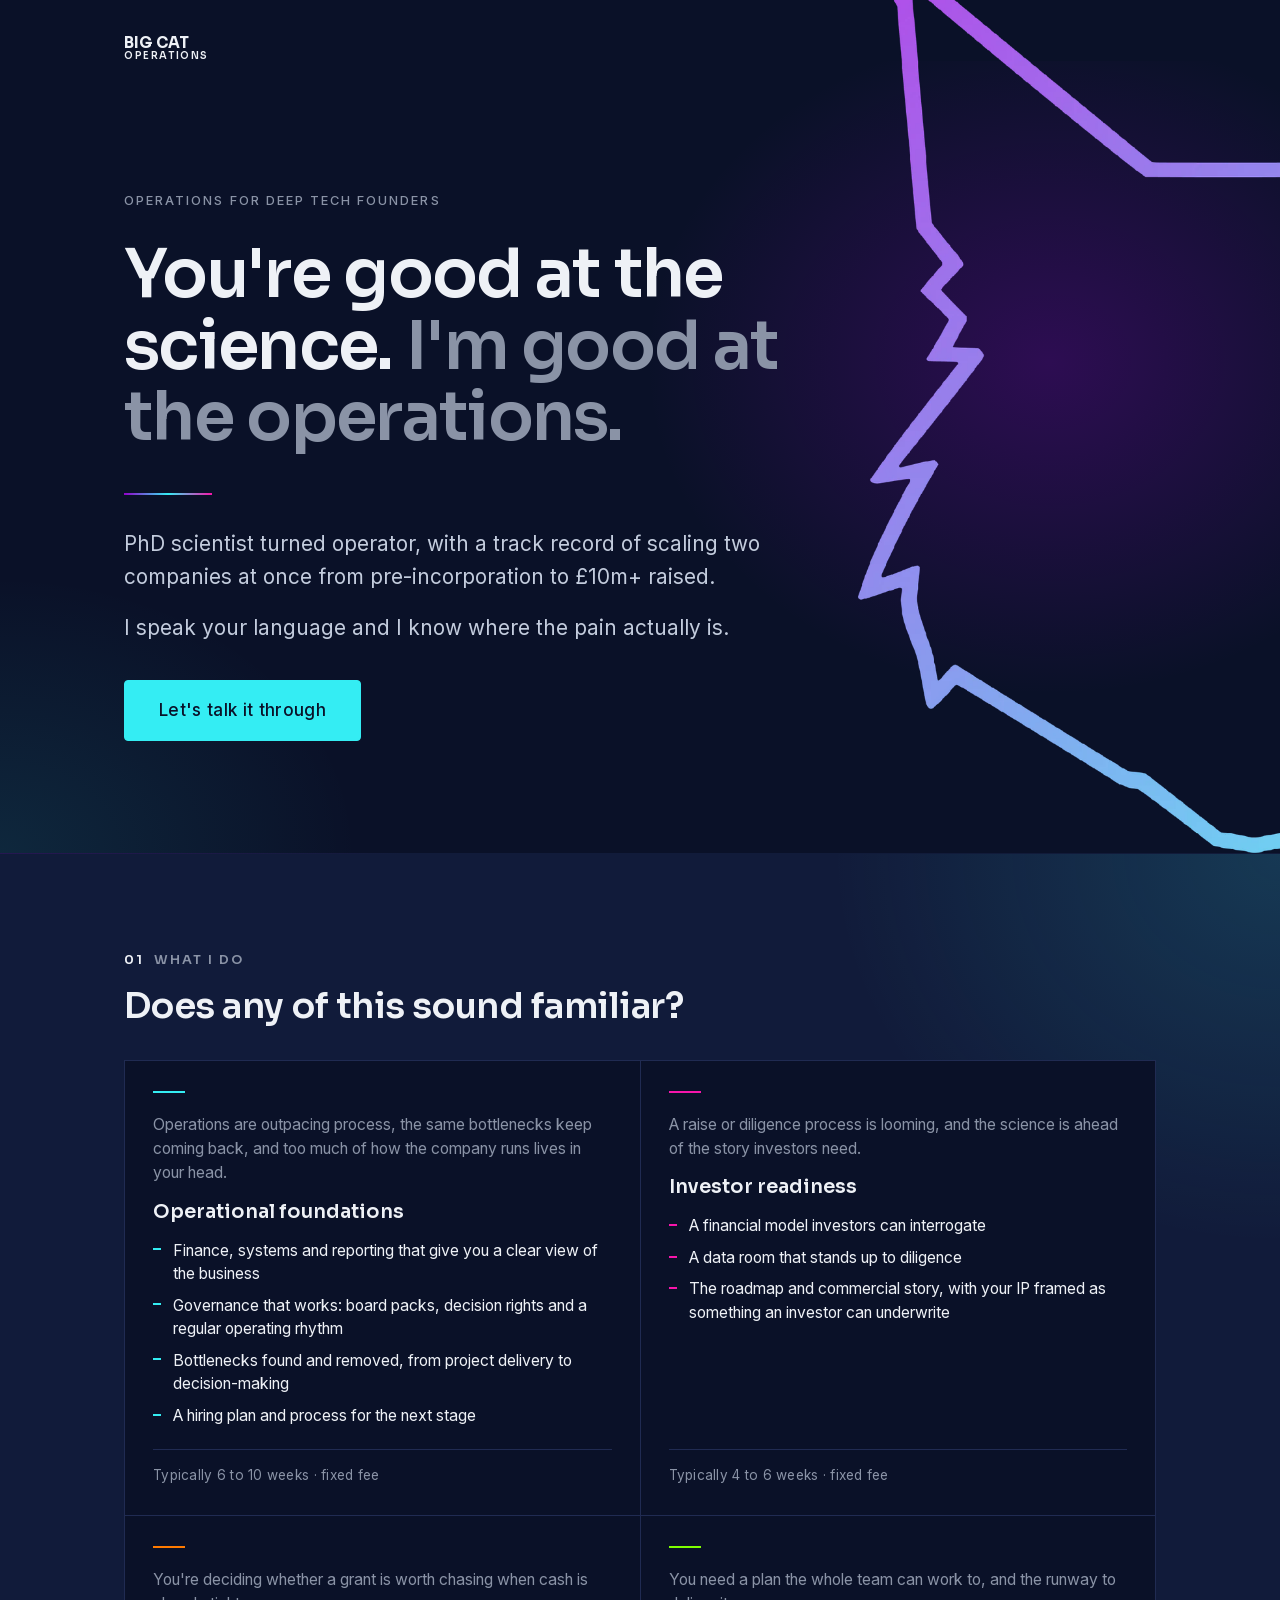
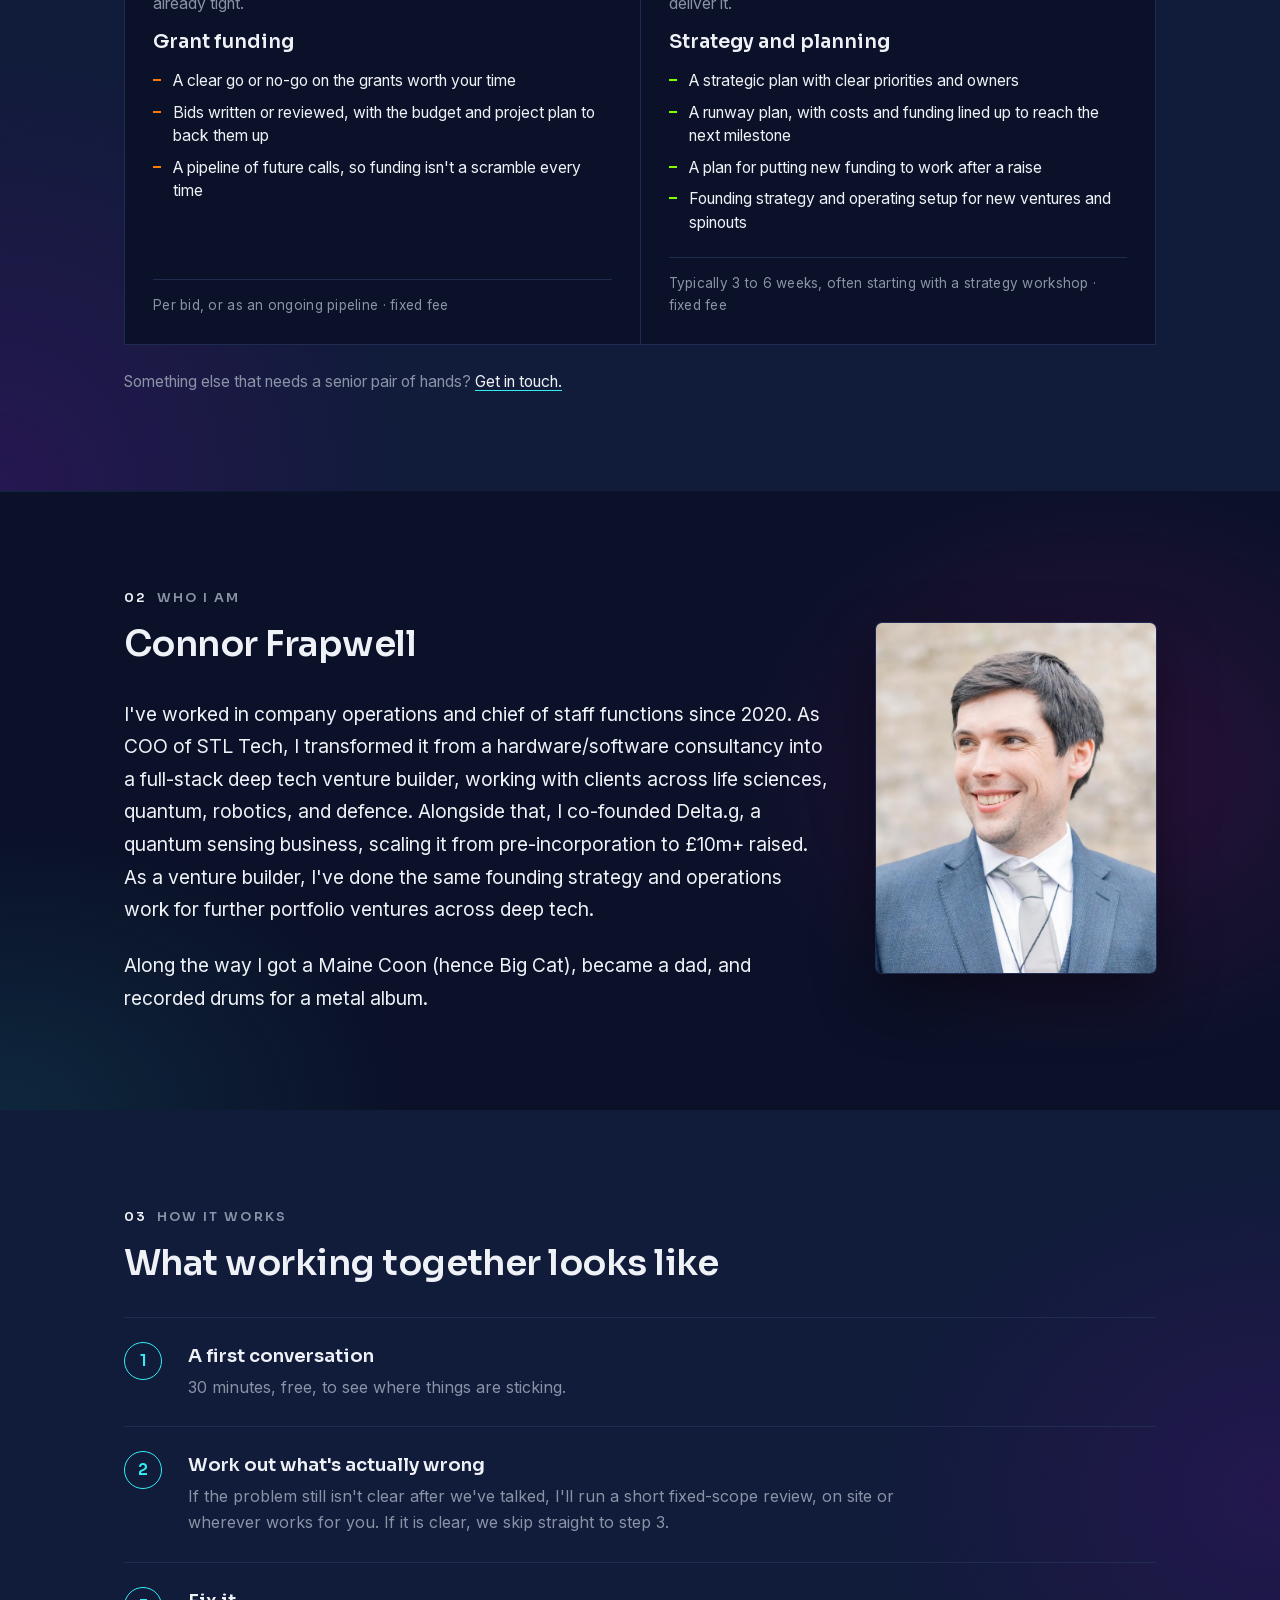
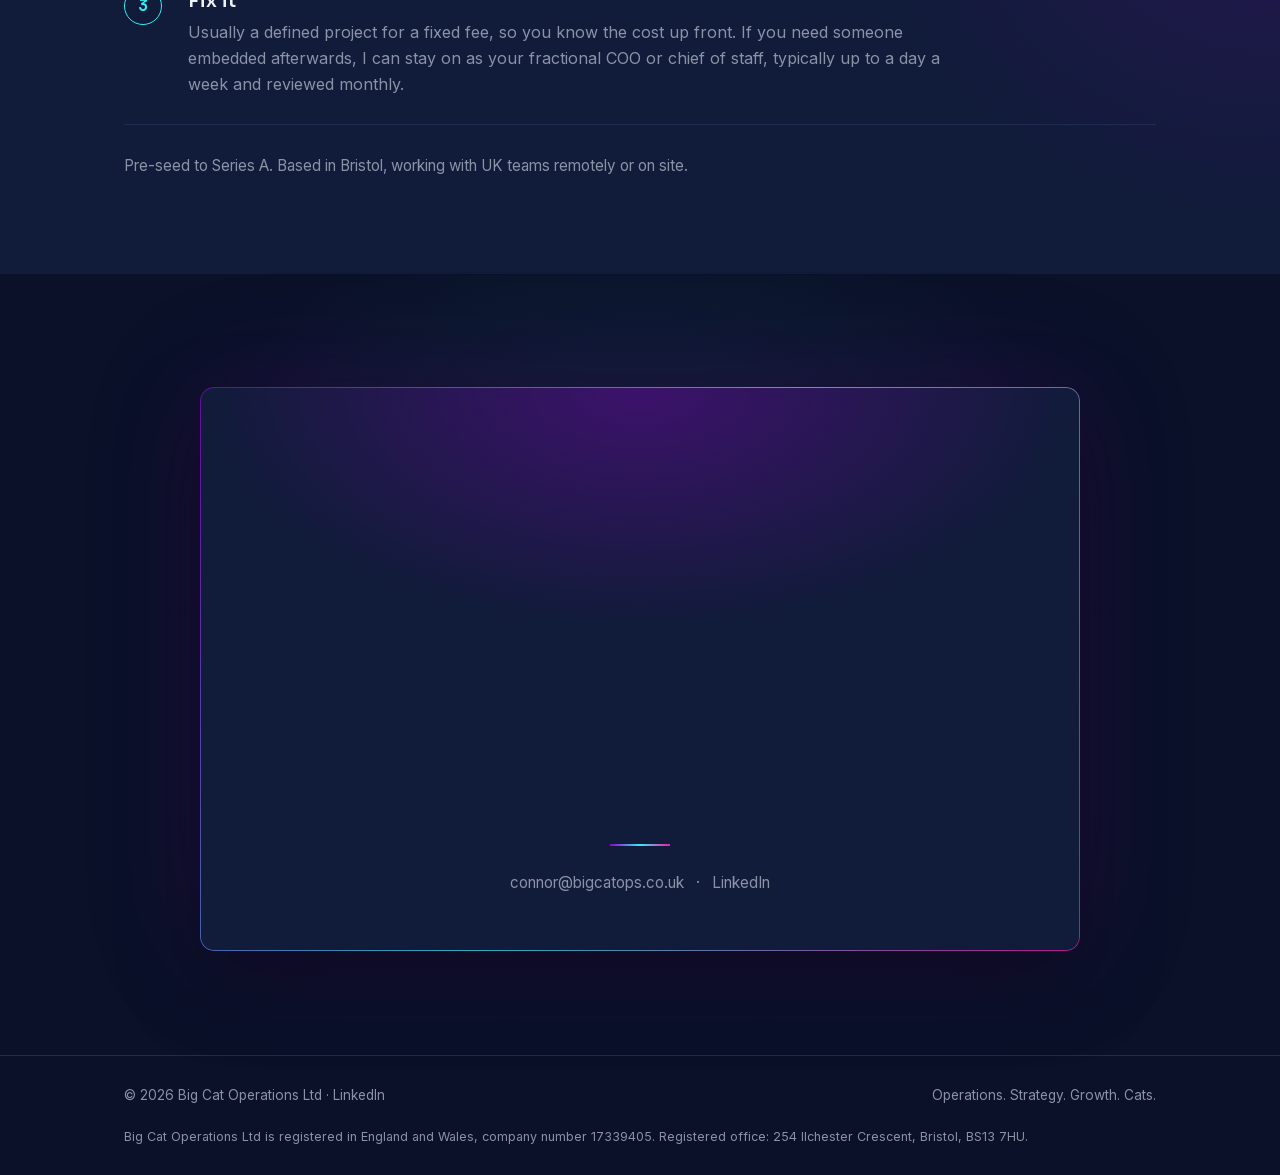
<file: index.html>
<!DOCTYPE html>
<html lang="en-GB">
<head>
<meta charset="UTF-8">
<meta name="viewport" content="width=device-width, initial-scale=1, viewport-fit=cover">
<title>Big Cat Operations · Operations and fractional COO support for deep tech founders</title>
<meta name="description" content="Operations and fractional COO support for deep tech founders, pre-seed to Series A. PhD scientist turned operator, with a track record of scaling two companies at once from pre-incorporation to £10m+ raised.">
<meta name="theme-color" content="#0A1128">
<meta property="og:type" content="website">
<meta property="og:title" content="Big Cat Operations">
<meta property="og:description" content="You're good at the science. I'm good at the operations.">
<link rel="canonical" href="https://bigcatops.co.uk/">
<script type="application/ld+json">
{
  "@context": "https://schema.org",
  "@graph": [
    {
      "@type": "ProfessionalService",
      "@id": "https://bigcatops.co.uk/#business",
      "name": "Big Cat Operations",
      "legalName": "Big Cat Operations Ltd",
      "url": "https://bigcatops.co.uk/",
      "image": "https://bigcatops.co.uk/assets/og.png",
      "logo": "https://bigcatops.co.uk/assets/apple-touch-icon.png",
      "description": "Operations and fractional COO support for deep tech founders, pre-seed to Series A.",
      "email": "connor@bigcatops.co.uk",
      "address": {
        "@type": "PostalAddress",
        "addressLocality": "Bristol",
        "addressCountry": "GB"
      },
      "areaServed": {
        "@type": "Country",
        "name": "United Kingdom"
      },
      "founder": {
        "@id": "https://bigcatops.co.uk/#connor"
      },
      "sameAs": [
        "https://www.linkedin.com/in/connor-frapwell"
      ],
      "knowsAbout": [
        "Fractional COO",
        "Operations",
        "Investor readiness",
        "Grant funding",
        "Strategy and planning",
        "Deep tech",
        "Startups"
      ]
    },
    {
      "@type": "Person",
      "@id": "https://bigcatops.co.uk/#connor",
      "name": "Connor Frapwell",
      "jobTitle": "Fractional COO",
      "image": "https://bigcatops.co.uk/assets/connor.jpg",
      "worksFor": {
        "@id": "https://bigcatops.co.uk/#business"
      },
      "sameAs": [
        "https://www.linkedin.com/in/connor-frapwell"
      ]
    },
    {
      "@type": "WebSite",
      "@id": "https://bigcatops.co.uk/#website",
      "url": "https://bigcatops.co.uk/",
      "name": "Big Cat Operations",
      "publisher": {
        "@id": "https://bigcatops.co.uk/#business"
      },
      "inLanguage": "en-GB"
    }
  ]
}
</script>
<meta property="og:url" content="https://bigcatops.co.uk/">
<meta property="og:image" content="https://bigcatops.co.uk/assets/og.png">
<meta name="twitter:card" content="summary_large_image">
<link rel="icon" type="image/png" href="assets/favicon.png">
<link rel="apple-touch-icon" href="assets/apple-touch-icon.png">
<link rel="preload" href="assets/fonts/sora-latin.woff2" as="font" type="font/woff2" crossorigin>
<link rel="preload" href="assets/fonts/inter-latin.woff2" as="font" type="font/woff2" crossorigin>
<link rel="stylesheet" href="assets/fonts/fonts.css">
<script>document.documentElement.classList.add('js');</script>
<style>
  :root {
    --bg: #0A1128;
    --bg-band: #111B3A;
    --bg-raised: #17224A;
    --line: #202B52;
    --text: #EEF1F6;
    --grey: #8A93A6;
    --violet: #9201CB;
    --cyan: #34EDF3;
    --cerise: #F715AB;
    --orange: #FF7A00;
    --lime: #7FFF00;
    --gradient: linear-gradient(90deg, var(--violet), var(--cyan), var(--cerise));
    --heading: 'Sora', -apple-system, BlinkMacSystemFont, 'Segoe UI', sans-serif;
    --body: 'Inter', -apple-system, BlinkMacSystemFont, 'Segoe UI', sans-serif;
    --gutter: max(24px, env(safe-area-inset-left));
    --max: 1080px;
  }
  * { box-sizing: border-box; margin: 0; padding: 0; }
  html { background: var(--bg); scroll-behavior: smooth; }
  body {
    background: var(--bg);
    color: var(--text);
    font-family: var(--body);
    font-size: 1.0625rem;
    line-height: 1.65;
    -webkit-font-smoothing: antialiased;
    overflow-x: hidden;
  }
  a { color: inherit; }
  ::selection { background: var(--cyan); color: var(--bg); }

  .wrap {
    max-width: var(--max);
    margin: 0 auto;
    padding-left: var(--gutter);
    padding-right: max(24px, env(safe-area-inset-right));
  }

  /* Header */
  .site-header { position: relative; z-index: 2; padding-top: max(28px, env(safe-area-inset-top)); }
  .brand {
    display: inline-flex;
    align-items: center;
    gap: 14px;
    text-decoration: none;
  }
  .brand span {
    font-family: var(--heading);
    font-weight: 700;
    font-size: 0.95rem;
    line-height: 1.05;
    letter-spacing: 0.01em;
  }
  .brand small {
    display: block;
    font-weight: 600;
    font-size: 0.62rem;
    letter-spacing: 0.16em;
  }

  /* Hero */
  .hero {
    position: relative;
    overflow-x: clip;
    overflow-y: visible;
    min-height: min(88vh, 820px);
    display: flex;
    flex-direction: column;
    justify-content: center;
    padding: 96px 0 80px;
  }
  .hero .wrap { position: relative; z-index: 1; width: 100%; }
  /* Large offset mark, placed as on the proposal cover: bleeds off the top, bottom and right */
  .hero-mark {
    position: absolute;
    top: -120px;
    left: 67%;
    height: calc(100% + 120px);
    z-index: 0;
  }
  .hero-mark picture, .hero-mark img { display: block; height: 100%; width: auto; }
  .hero-mark img { transition: filter 0.6s ease; }
  .hero-mark:hover img, .hero-mark:focus-visible img {
    filter: drop-shadow(0 0 14px rgba(52, 237, 243, 0.45)) brightness(1.15);
  }
  .hero-mark:focus-visible { outline: none; }
  /* Let clicks reach the mark through the empty parts of the hero and header */
  .hero .wrap, .site-header, .site-header .wrap { pointer-events: none; }
  .hero .wrap > *, .site-header .brand { pointer-events: auto; }
  .eyebrow {
    font-size: 0.8rem;
    font-weight: 500;
    letter-spacing: 0.16em;
    text-transform: uppercase;
    color: var(--grey);
    margin-bottom: 28px;
  }
  h1 {
    font-family: var(--heading);
    font-weight: 600;
    font-size: clamp(2.4rem, 6vw, 4.2rem);
    line-height: 1.06;
    letter-spacing: -0.025em;
    max-width: 15ch;
  }
  h1 .second { color: var(--grey); }
  .hero-rule {
    width: 88px;
    height: 2px;
    margin: 40px 0 32px;
    background: var(--gradient);
    transform-origin: left;
  }
  .lede {
    font-size: clamp(1.1rem, 1.8vw, 1.3rem);
    line-height: 1.6;
    max-width: 31em;
    color: #C3CCDD;
  }
  .lede + .lede { margin-top: 0.85em; }
  .hero-cta { margin-top: 36px; }

  /* Alternating bands and soft brand glows, to break the page into distinct sections */
  section.block.band { background: var(--bg-band); border-top-color: transparent; }
  section.band + section, section + section.band { border-top-color: transparent; }
  /* Stronger brand glows, in the style of the game background: violet and cyan pools of light */
  .hero { background:
      radial-gradient(ellipse 45% 60% at 82% 38%, rgba(146, 1, 203, 0.26), transparent 70%),
      radial-gradient(ellipse 40% 50% at 0% 100%, rgba(52, 237, 243, 0.10), transparent 70%); }
  #services { background:
      radial-gradient(ellipse 50% 45% at 100% 0%, rgba(52, 237, 243, 0.14), transparent 70%),
      radial-gradient(ellipse 45% 50% at 0% 100%, rgba(146, 1, 203, 0.16), transparent 70%),
      var(--bg-band); }
  #about { background:
      radial-gradient(ellipse 42% 70% at 86% 45%, rgba(247, 21, 171, 0.14), transparent 70%),
      radial-gradient(ellipse 45% 65% at 0% 100%, rgba(52, 237, 243, 0.10), transparent 70%); }
  #how { background:
      radial-gradient(ellipse 45% 60% at 100% 50%, rgba(146, 1, 203, 0.14), transparent 70%),
      var(--bg-band); }
  .cta-block { background:
      radial-gradient(ellipse 50% 60% at 50% 30%, rgba(52, 237, 243, 0.08), transparent 70%); }

  /* Sections */
  section.block { padding: 96px 0; border-top: 1px solid var(--line); }
  .block-grid {
    display: grid;
    grid-template-columns: 240px 1fr;
    gap: 48px;
  }
  .label {
    font-family: var(--heading);
    font-size: 0.8rem;
    font-weight: 600;
    letter-spacing: 0.16em;
    text-transform: uppercase;
    color: var(--grey);
    padding-top: 6px;
  }
  .label b { color: var(--text); font-weight: 600; margin-right: 10px; }
  h2 {
    font-family: var(--heading);
    font-weight: 600;
    font-size: clamp(1.6rem, 3vw, 2.2rem);
    line-height: 1.2;
    letter-spacing: -0.015em;
    margin-bottom: 40px;
    max-width: 22ch;
  }

  /* Where I can help */
  .pains { list-style: none; }
  .pains li {
    position: relative;
    padding: 22px 0 22px 44px;
    border-bottom: 1px solid var(--line);
    font-size: 1.15rem;
    line-height: 1.5;
  }
  .pains li:first-child { border-top: 1px solid var(--line); }
  .pains li::before {
    content: counter(pain, decimal-leading-zero);
    counter-increment: pain;
    position: absolute;
    left: 0;
    top: 26px;
    font-family: var(--heading);
    font-size: 0.78rem;
    font-weight: 600;
    color: var(--grey);
    transition: color 0.25s ease;
  }
  .pains { counter-reset: pain; }
  .pains li:hover::before { color: var(--cyan); }

  /* What I do */
  .services {
    display: grid;
    grid-template-columns: repeat(2, 1fr);
    gap: 1px;
    background: var(--line);
    border: 1px solid var(--line);
  }
  .service {
    background: var(--bg);
    padding: 32px 28px 36px;
    transition: background 0.3s ease;
  }
  .service:hover { background: var(--bg-raised); }
  .service::before {
    content: "";
    display: block;
    width: 32px;
    height: 2px;
    margin-bottom: 22px;
    background: var(--accent, var(--cyan));
    transition: width 0.35s ease;
  }
  .service:hover::before { width: 56px; }
  .service h3 {
    font-family: var(--heading);
    font-weight: 600;
    font-size: 1.15rem;
    line-height: 1.3;
    margin-bottom: 10px;
  }
  .service p { color: var(--grey); font-size: 1rem; }
  .service:nth-child(1) { --accent: var(--cyan); }
  .service:nth-child(2) { --accent: var(--cerise); }
  .service:nth-child(3) { --accent: var(--orange); }
  .service:nth-child(4) { --accent: var(--violet); }
  .service:nth-child(5) { --accent: var(--lime); grid-column: 1 / -1; }

  /* Who am I */
  .bio {
    display: grid;
    grid-template-columns: 1fr 280px;
    gap: 48px;
    align-items: start;
  }
  .bio p { font-size: 1.2rem; line-height: 1.7; max-width: 42em; }
  .bio p + p { margin-top: 1.2em; }
  .bio-photo { display: block; }
  .bio-photo img {
    display: block;
    width: 100%;
    height: auto;
    border-radius: 6px;
    box-shadow: 0 0 0 1px var(--line), 0 24px 60px rgba(0, 0, 0, 0.45);
  }

  /* What I do: project cards */
  .block-grid.stacked { grid-template-columns: 1fr; gap: 0; }
  .block-grid.stacked .label { margin-bottom: 14px; padding-top: 0; }
  .block-grid.stacked h2 { max-width: none; margin-bottom: 32px; }
  .projects {
    grid-column: 1 / -1;
    display: grid;
    grid-template-columns: repeat(2, 1fr);
    gap: 1px;
    background: var(--line);
    border: 1px solid var(--line);
  }
  .project {
    background: var(--bg);
    padding: 30px 28px 28px;
    display: flex;
    flex-direction: column;
    transition: background 0.3s ease;
  }
  .project:hover { background: var(--bg-raised); }
  .project::before {
    content: "";
    display: block;
    width: 32px;
    height: 2px;
    margin-bottom: 20px;
    background: var(--accent, var(--cyan));
    transition: width 0.35s ease;
  }
  .project:hover::before { width: 56px; }
  .project:nth-child(1) { --accent: var(--cyan); }
  .project:nth-child(2) { --accent: var(--cerise); }
  .project:nth-child(3) { --accent: var(--orange); }
  .project:nth-child(4) { --accent: var(--lime); }
  .project-problem { color: var(--grey); font-size: 0.98rem; line-height: 1.55; margin-bottom: 14px; }
  .project h3 {
    font-family: var(--heading);
    font-weight: 600;
    font-size: 1.2rem;
    line-height: 1.3;
    margin-bottom: 14px;
  }
  .project ul { list-style: none; display: grid; gap: 8px; margin-bottom: 22px; }
  .project li { position: relative; padding-left: 20px; font-size: 0.98rem; line-height: 1.5; }
  .project li::before {
    content: "";
    position: absolute;
    left: 0;
    top: 0.62em;
    width: 8px;
    height: 2px;
    background: var(--accent, var(--cyan));
  }
  .projects-more { grid-column: 1 / -1; color: var(--grey); font-size: 0.98rem; margin-top: 24px; }
  .projects-more a { color: var(--text); text-decoration: underline; text-decoration-color: var(--cyan); text-underline-offset: 3px; }
  .projects-more a:hover { color: var(--cyan); }
  .project-terms {
    margin-top: auto;
    padding-top: 14px;
    border-top: 1px solid var(--line);
    color: var(--grey);
    font-size: 0.85rem;
    letter-spacing: 0.02em;
  }

  /* How it works */
  .steps { list-style: none; counter-reset: step; display: grid; gap: 0; }
  .steps li {
    position: relative;
    padding: 26px 0 26px 64px;
    border-bottom: 1px solid var(--line);
    counter-increment: step;
  }
  .steps li:first-child { border-top: 1px solid var(--line); }
  .steps li::before {
    content: counter(step);
    position: absolute;
    left: 0;
    top: 24px;
    width: 36px;
    height: 36px;
    display: grid;
    place-items: center;
    border: 1px solid var(--cyan);
    border-radius: 50%;
    font-family: var(--heading);
    font-weight: 600;
    font-size: 0.95rem;
    color: var(--cyan);
  }
  .steps h3 {
    font-family: var(--heading);
    font-weight: 600;
    font-size: 1.15rem;
    line-height: 1.3;
    margin-bottom: 6px;
  }
  .steps p { color: var(--grey); font-size: 1rem; max-width: 48em; }
  .steps-note { margin-top: 28px; color: var(--grey); font-size: 0.95rem; }

  /* Case studies (placeholder) */
  .cases { display: grid; gap: 24px; }
  .case {
    border: 1px dashed #2C3560;
    border-radius: 6px;
    padding: 32px 28px;
  }
  .case-tag {
    display: inline-block;
    font-size: 0.72rem;
    font-weight: 500;
    letter-spacing: 0.14em;
    text-transform: uppercase;
    color: var(--orange);
    border: 1px solid currentColor;
    border-radius: 3px;
    padding: 3px 8px;
    margin-bottom: 16px;
  }
  .case h3 {
    font-family: var(--heading);
    font-weight: 600;
    font-size: 1.2rem;
    margin-bottom: 8px;
  }
  .case p { color: var(--grey); font-size: 1rem; }

  /* CTA */
  .cta-block { padding: 112px 0 104px; border-top: 1px solid var(--line); text-align: center; }
  /* The CTA sits in its own panel with a thin brand-gradient edge, so the page ends on something with weight */
  .cta-panel {
    position: relative;
    max-width: 880px;
    margin: 0 auto;
    padding: 72px 56px 56px;
    border-radius: 14px;
    background:
      radial-gradient(ellipse 70% 60% at 50% 0%, rgba(146, 1, 203, 0.34), transparent 70%),
      var(--bg-band);
    box-shadow: 0 30px 80px rgba(0, 0, 0, 0.35), 0 0 120px rgba(146, 1, 203, 0.18);
  }
  .cta-panel::before {
    content: "";
    position: absolute;
    inset: 0;
    border-radius: inherit;
    padding: 1px;
    background: linear-gradient(120deg, var(--violet), var(--cyan), var(--cerise));
    -webkit-mask: linear-gradient(#000 0 0) content-box, linear-gradient(#000 0 0);
    -webkit-mask-composite: xor;
    mask-composite: exclude;
    opacity: 0.7;
    pointer-events: none;
  }
  .cta-block h2 { margin: 0 auto 20px; max-width: 20ch; }
  .cta-block p { color: var(--grey); max-width: 32em; margin: 0 auto 40px; }
  .cta-block p:has(+ .cta-aside) { margin-bottom: 16px; }
  .cta-block .cta-aside { font-size: 0.92rem; max-width: 36em; }
  .button {
    display: inline-block;
    padding: 15px 34px;
    border: 1px solid var(--cyan);
    border-radius: 4px;
    font-weight: 500;
    letter-spacing: 0.02em;
    text-decoration: none;
    transition: background 0.2s ease, color 0.2s ease;
  }
  .button:focus-visible { background: var(--cyan); color: var(--bg); }
  .button-primary { background: var(--cyan); color: var(--bg); }
  .button-primary:focus-visible { background: #7FF4F7; border-color: #7FF4F7; }
  @media (hover: hover) {
    .button:hover { background: var(--cyan); color: var(--bg); }
    .button-primary:hover { background: #7FF4F7; border-color: #7FF4F7; }
  }
  .cta-buttons { display: flex; justify-content: center; flex-wrap: wrap; gap: 14px; }
  @media (max-width: 480px) {
    .cta-buttons { flex-direction: column; align-items: stretch; max-width: 320px; margin: 0 auto; }
    .cta-buttons .button { text-align: center; }
  }
  a:focus-visible { outline: 2px solid var(--cyan); outline-offset: 4px; border-radius: 2px; }
  .cta-rule { width: 60px; height: 2px; margin: 36px auto 24px; background: var(--gradient); border: 0; }
  .cta-block .cta-links { margin: 0 auto; font-size: 0.95rem; display: flex; justify-content: center; flex-wrap: wrap; gap: 6px 12px; }
  .cta-links a { color: var(--grey); text-decoration: none; transition: color 0.2s ease; }
  .cta-links a:hover { color: var(--cyan); }

  /* Footer */
  footer {
    border-top: 1px solid var(--line);
    padding: 28px 0 max(28px, env(safe-area-inset-bottom));
    color: var(--grey);
    font-size: 0.85rem;
  }
  footer .cats, footer .footer-link { text-decoration: none; transition: color 0.3s ease; }
  footer .cats:hover, footer .cats:focus-visible, footer .footer-link:hover { color: var(--cyan); }
  footer .legal { flex-basis: 100%; font-size: 0.78rem; margin-top: 4px; }
  footer .wrap { display: flex; justify-content: space-between; gap: 16px; flex-wrap: wrap; }

  /* Motion: only when JS is on and the visitor hasn't asked for less */
  @media (prefers-reduced-motion: no-preference) {
    .js .reveal {
      opacity: 0;
      transform: translateY(18px);
      transition: opacity 0.8s ease, transform 0.8s cubic-bezier(.2,.7,.2,1);
      transition-delay: var(--delay, 0s);
    }
    .js .reveal.in { opacity: 1; transform: none; }
    .js .hero-mark { opacity: 0; transform: translateX(32px); transition: opacity 1.6s ease 0.2s, transform 1.8s cubic-bezier(.2,.7,.2,1) 0.2s; }
    .js .hero-mark.in { opacity: 1; transform: none; }
    .js .hero-rule { transform: scaleX(0); transition: transform 1.1s cubic-bezier(.2,.7,.2,1) 0.5s; }
    .js .hero-rule.in { transform: scaleX(1); }
  }
  @media (prefers-reduced-motion: reduce) {
    html { scroll-behavior: auto; }
    * { transition: none !important; }
  }

  /* Mid-size screens: keep the mark clear of the lede */
  @media (max-width: 1180px) {
    .hero-mark { left: 76%; }
  }

  @media (max-width: 1000px) {
    .bio { grid-template-columns: 1fr; gap: 32px; }
    .bio-photo { order: -1; max-width: 220px; }
  }

  /* Small screens */
  @media (max-width: 820px) {
    .block-grid { grid-template-columns: 1fr; gap: 20px; }
    section.block { padding: 72px 0; }
    .services { grid-template-columns: 1fr; }
    .projects { grid-template-columns: 1fr; }
    .hero { min-height: auto; padding: 88px 0 72px; }
    /* Phones: the cat sits behind the text as a large watermark, bleeding off
       the right edge, faded enough that the words stay easy to read */
    .hero { padding-top: 96px; overflow: clip; }
    .hero-mark { top: 50%; bottom: auto; left: auto; right: -96px; height: 440px; transform: translateY(-50%); opacity: 0.32; pointer-events: none; }
    .js .hero-mark, .js .hero-mark.in { transform: translateY(-50%); }
    .js .hero-mark.in { opacity: 0.32; }
    .hero { background:
        radial-gradient(ellipse 70% 45% at 90% 50%, rgba(146, 1, 203, 0.22), transparent 70%),
        radial-gradient(ellipse 60% 30% at 0% 90%, rgba(52, 237, 243, 0.08), transparent 70%); }
    .pains li { font-size: 1.05rem; padding-left: 36px; }
    .steps li { padding-left: 52px; }
    .steps li::before { width: 32px; height: 32px; font-size: 0.85rem; }
    .cta-block { padding: 72px 0 72px; }
    .cta-panel { padding: 48px 22px 40px; }
  }
</style>
</head>
<body>

<header class="site-header">
  <div class="wrap">
    <a class="brand" href="/" aria-label="Big Cat Operations, home">
      <span>BIG CAT<small>OPERATIONS</small></span>
    </a>
  </div>
</header>

<main>

  <!-- 1. Headline -->
  <section class="hero">
    <!-- Easter egg: the big cat opens Big Cat Run (run/) -->
    <a class="hero-mark reveal-mark" href="run/" aria-label="Big Cat Run: a small game">
      <picture>
        <source srcset="assets/mark-gradient.webp" type="image/webp">
        <img src="assets/mark-gradient.png" width="1209" height="1400" alt="">
      </picture>
    </a>
    <div class="wrap">
      <p class="eyebrow reveal">Operations for deep tech founders</p>
      <h1 class="reveal" style="--delay:.08s">You're good at the science. <span class="second">I'm good at the operations.</span></h1>
      <div class="hero-rule reveal-rule" aria-hidden="true"></div>
      <p class="lede reveal" style="--delay:.2s">PhD scientist turned operator, with a track record of scaling two companies at once from pre-incorporation to £10m+ raised.</p>
      <p class="lede reveal" style="--delay:.28s">I speak your language and I know where the pain actually is.</p>
      <!-- BOOKING LINK (also in the CTA panel below): keep both in step -->
      <div class="hero-cta reveal" style="--delay:.36s">
        <a class="button button-primary" href="https://calendar.google.com/appointments/schedules/AcZssZ1qIAnlPuDKBpOI1fOW0mMlNf31-eXUQTv7ztv_FmQ2rOdlAItJsGx3Ix7HEq6_NwawSNzxx0ee" target="_blank" rel="noopener">Let's talk it through</a>
      </div>
    </div>
  </section>

  <!-- 2. What I do: problem, project, what you get, typical length.
  -->
  <section class="block band" id="services">
    <div class="wrap block-grid stacked">
      <p class="label reveal"><b>01</b>What I do</p>
      <h2 class="reveal">Does any of this sound familiar?</h2>
      <div class="projects">
          <article class="project reveal">
            <p class="project-problem">Operations are outpacing process, the same bottlenecks keep coming back, and too much of how the company runs lives in your head.</p>
            <h3>Operational foundations</h3>
            <ul>
              <li>Finance, systems and reporting that give you a clear view of the business</li>
              <li>Governance that works: board packs, decision rights and a regular operating rhythm</li>
              <li>Bottlenecks found and removed, from project delivery to decision-making</li>
              <li>A hiring plan and process for the next stage</li>
            </ul>
            <p class="project-terms">Typically 6 to 10 weeks · fixed fee</p>
          </article>
          <article class="project reveal" style="--delay:.08s">
            <p class="project-problem">A raise or diligence process is looming, and the science is ahead of the story investors need.</p>
            <h3>Investor readiness</h3>
            <ul>
              <li>A financial model investors can interrogate</li>
              <li>A data room that stands up to diligence</li>
              <li>The roadmap and commercial story, with your IP framed as something an investor can underwrite</li>
            </ul>
            <p class="project-terms">Typically 4 to 6 weeks · fixed fee</p>
          </article>
          <article class="project reveal">
            <p class="project-problem">You're deciding whether a grant is worth chasing when cash is already tight.</p>
            <h3>Grant funding</h3>
            <ul>
              <li>A clear go or no-go on the grants worth your time</li>
              <li>Bids written or reviewed, with the budget and project plan to back them up</li>
              <li>A pipeline of future calls, so funding isn't a scramble every time</li>
            </ul>
            <p class="project-terms">Per bid, or as an ongoing pipeline · fixed fee</p>
          </article>
          <article class="project reveal" style="--delay:.08s">
            <p class="project-problem">You need a plan the whole team can work to, and the runway to deliver it.</p>
            <h3>Strategy and planning</h3>
            <ul>
              <li>A strategic plan with clear priorities and owners</li>
              <li>A runway plan, with costs and funding lined up to reach the next milestone</li>
              <li>A plan for putting new funding to work after a raise</li>
              <li>Founding strategy and operating setup for new ventures and spinouts</li>
            </ul>
            <p class="project-terms">Typically 3 to 6 weeks, often starting with a strategy workshop · fixed fee</p>
          </article>
      </div>
      <p class="projects-more reveal">Something else that needs a senior pair of hands? <a href="#contact">Get in touch.</a></p>
    </div>
  </section>

  <!-- 3. Who I am -->
  <section class="block" id="about">
    <div class="wrap block-grid stacked">
      <p class="label reveal"><b>02</b>Who I am</p>
      <div class="bio">
        <div>
          <h2 class="reveal">Connor Frapwell</h2>
          <p class="reveal">I've worked in company operations and chief of staff functions since 2020. As COO of STL Tech, I transformed it from a hardware/software consultancy into a full-stack deep tech venture builder, working with clients across life sciences, quantum, robotics, and defence. Alongside that, I co-founded Delta.g, a quantum sensing business, scaling it from pre-incorporation to £10m+ raised. As a venture builder, I've done the same founding strategy and operations work for further portfolio ventures across deep tech.</p>
          <p class="reveal">Along the way I got a Maine Coon (hence Big Cat), became a dad, and recorded drums for a metal album.</p>
        </div>
        <picture class="bio-photo reveal">
          <source srcset="assets/connor.webp" type="image/webp">
          <img src="assets/connor.jpg" width="720" height="900" alt="Connor Frapwell" loading="lazy" decoding="async">
        </picture>
      </div>
    </div>
  </section>

  <!-- 4. How it works -->
  <section class="block band" id="how">
    <div class="wrap block-grid stacked">
      <p class="label reveal"><b>03</b>How it works</p>
      <div>
        <h2 class="reveal">What working together looks like</h2>
        <ol class="steps">
          <li class="reveal">
            <h3>A first conversation</h3>
            <p>30 minutes, free, to see where things are sticking.</p>
          </li>
          <li class="reveal">
            <h3>Work out what's actually wrong</h3>
            <p>If the problem still isn't clear after we've talked, I'll run a short fixed-scope review, on site or wherever works for you. If it is clear, we skip straight to step 3.</p>
          </li>
          <li class="reveal">
            <h3>Fix it</h3>
            <p>Usually a defined project for a fixed fee, so you know the cost up front. If you need someone embedded afterwards, I can stay on as your fractional COO or chief of staff, typically up to a day a week and reviewed monthly.</p>
          </li>
        </ol>
        <p class="steps-note reveal">Pre-seed to Series A. Based in Bristol, working with UK teams remotely or on site.</p>
      </div>
    </div>
  </section>

  <!-- 5. CTA -->
  <section class="cta-block" id="contact">
    <div class="wrap">
      <div class="cta-panel">
      <h2 class="reveal">If you're struggling with any of this, I'd like to help.</h2>
      <p class="reveal">Book a free 30-minute call to talk through what's getting in the way. We'll work out together whether I'm the right fit.</p>
      <p class="cta-aside reveal">Most of my work is with science and deep tech founders, but the operational problems look much the same in any early-stage company. If you're building something else, the same offer stands.</p>
      <div class="cta-buttons reveal">
        <!-- BOOKING LINK: Google Calendar appointment schedule (30-minute intro call) -->
        <a class="button button-primary" href="https://calendar.google.com/appointments/schedules/AcZssZ1qIAnlPuDKBpOI1fOW0mMlNf31-eXUQTv7ztv_FmQ2rOdlAItJsGx3Ix7HEq6_NwawSNzxx0ee" target="_blank" rel="noopener">Let's talk it through</a>
        <a class="button" href="mailto:connor@bigcatops.co.uk?subject=Big%20Cat%20Operations">Send me an email</a>
      </div>
      <hr class="cta-rule">
      <p class="cta-links"><a href="mailto:connor@bigcatops.co.uk">connor@bigcatops.co.uk</a><span aria-hidden="true">·</span><a href="https://www.linkedin.com/in/connor-frapwell" rel="me noopener">LinkedIn</a></p>
      </div>
    </div>
  </section>

</main>

<footer>
  <div class="wrap">
    <span>&copy; <span id="year">2026</span> Big Cat Operations Ltd &middot; <a class="footer-link" href="https://www.linkedin.com/in/connor-frapwell" rel="me noopener">LinkedIn</a></span>
    <span>Operations. Strategy. Growth. <a class="cats" href="run/">Cats.</a></span>
    <p class="legal">Big Cat Operations Ltd is registered in England and Wales, company number 17339405. Registered office: 254 Ilchester Crescent, Bristol, BS13 7HU.</p>
  </div>
</footer>

<script>
  document.getElementById('year').textContent = new Date().getFullYear();
  (function () {
    var els = document.querySelectorAll('.reveal, .reveal-rule, .reveal-mark');
    if (!('IntersectionObserver' in window)) {
      els.forEach(function (el) { el.classList.add('in'); });
      return;
    }
    var io = new IntersectionObserver(function (entries) {
      entries.forEach(function (e) {
        if (e.isIntersecting) { e.target.classList.add('in'); io.unobserve(e.target); }
      });
    }, { rootMargin: '0px 0px -8% 0px', threshold: 0.1 });
    els.forEach(function (el) { io.observe(el); });
  })();
</script>
</body>
</html>
</file>
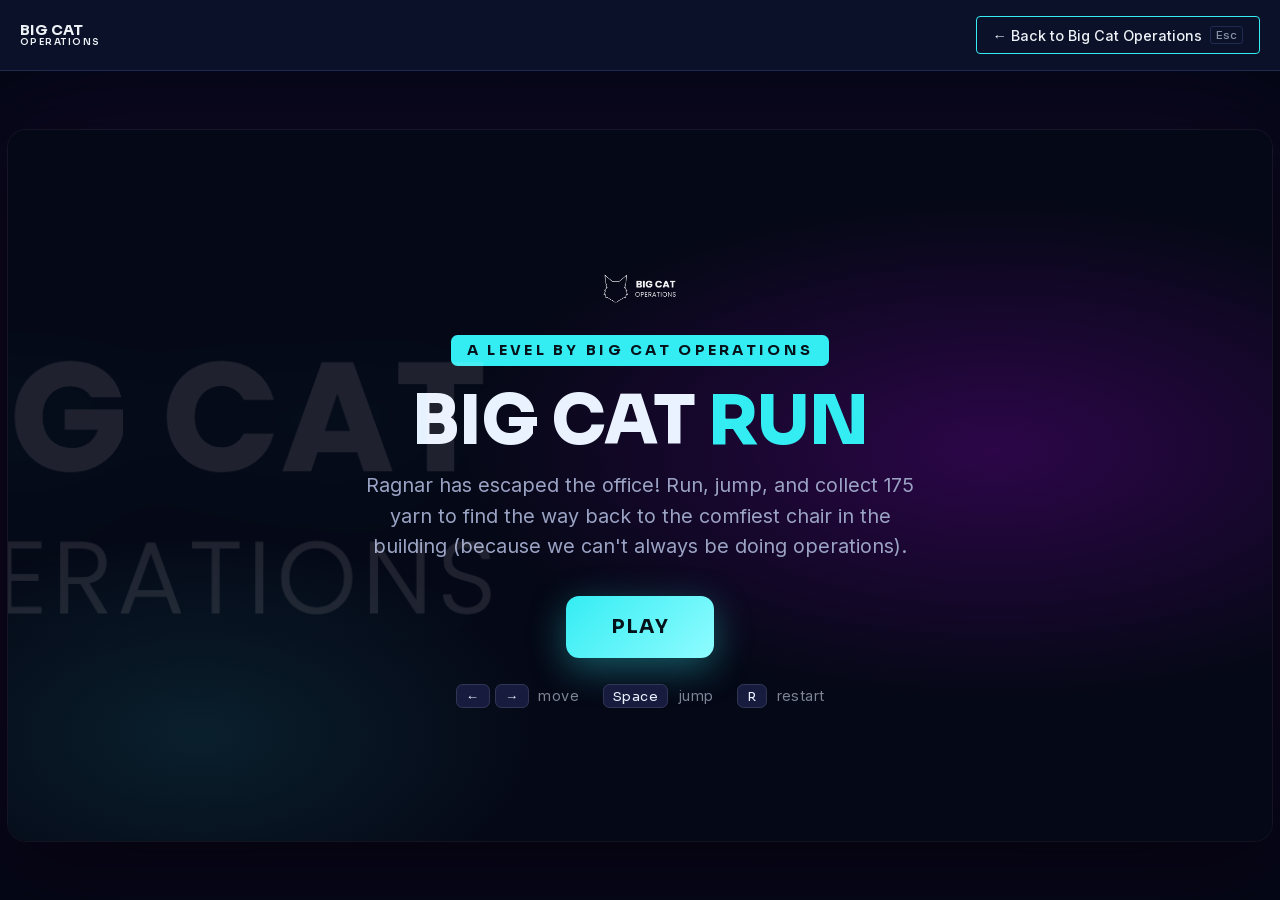
<file: run/index.html>
<!DOCTYPE html>
<html lang="en-GB">
<head>
<meta charset="UTF-8">
<meta name="viewport" content="width=device-width, initial-scale=1, viewport-fit=cover">
<title>Big Cat Run</title>
<meta name="robots" content="noindex, nofollow">
<meta name="theme-color" content="#0A1128">
<link rel="icon" type="image/png" href="../assets/favicon.png">
<link rel="stylesheet" href="../assets/fonts/fonts.css">
<style>
  :root {
    --bg: #0A1128;
    --line: #202B52;
    --text: #EEF1F6;
    --grey: #8A93A6;
    --cyan: #34EDF3;
  }
  * { box-sizing: border-box; margin: 0; padding: 0; }
  html, body { height: 100%; background: var(--bg); }
  body {
    display: flex;
    flex-direction: column;
    color: var(--text);
    font-family: 'Inter', -apple-system, BlinkMacSystemFont, 'Segoe UI', sans-serif;
    -webkit-font-smoothing: antialiased;
  }
  .bar {
    display: flex;
    align-items: center;
    justify-content: space-between;
    gap: 16px;
    padding: max(16px, env(safe-area-inset-top)) max(20px, env(safe-area-inset-right)) 16px max(20px, env(safe-area-inset-left));
    border-bottom: 1px solid var(--line);
  }
  .brand {
    font-family: 'Sora', sans-serif;
    font-weight: 700;
    font-size: 0.9rem;
    line-height: 1.05;
    text-decoration: none;
    color: var(--text);
  }
  .brand small { display: block; font-weight: 600; font-size: 0.58rem; letter-spacing: 0.16em; }
  .back {
    display: inline-flex;
    align-items: center;
    gap: 8px;
    padding: 9px 16px;
    border: 1px solid var(--cyan);
    border-radius: 4px;
    color: var(--text);
    text-decoration: none;
    font-size: 0.9rem;
    font-weight: 500;
    transition: background 0.2s ease, color 0.2s ease;
  }
  .back:hover, .back:focus-visible { background: var(--cyan); color: var(--bg); }
  a:focus-visible { outline: 2px solid var(--cyan); outline-offset: 4px; }
  .back kbd {
    font-family: inherit;
    font-size: 0.72rem;
    color: var(--grey);
    border: 1px solid var(--line);
    border-radius: 3px;
    padding: 1px 5px;
  }
  .back:hover kbd { color: var(--bg); border-color: var(--bg); }
  iframe {
    flex: 1;
    width: 100%;
    border: 0;
    display: block;
    padding-bottom: env(safe-area-inset-bottom);
  }
  @media (hover: none) { .back kbd { display: none; } }
  /* Short screens (a phone turned sideways): slim the bar so the game gets the height */
  @media (max-height: 500px) {
    .bar { padding-top: max(6px, env(safe-area-inset-top)); padding-bottom: 6px; }
    .brand { display: none; }
    .back { padding: 5px 12px; font-size: 0.8rem; }
    .bar { justify-content: flex-end; }
  }
</style>
</head>
<body>
  <header class="bar">
    <a class="brand" href="../" aria-label="Big Cat Operations, back to the site">BIG CAT<small>OPERATIONS</small></a>
    <a class="back" href="../">&larr; Back to Big Cat Operations <kbd>Esc</kbd></a>
  </header>
  <iframe id="game" src="game.html" title="Big Cat Run" allow="fullscreen"></iframe>
<script>
  (function () {
    var home = '../';
    function onKey(e) { if (e.key === 'Escape') location.href = home; }
    document.addEventListener('keydown', onKey);
    var frame = document.getElementById('game');
    frame.addEventListener('load', function () {
      // Same origin, so Esc also works while the game has focus
      try { frame.contentWindow.addEventListener('keydown', onKey); } catch (err) {}
      frame.focus();
    });
  })();
</script>
</body>
</html>
</file>
<file: assets/fonts/fonts.css>
/* Self-hosted Inter and Sora (latin subset, variable weight). Both SIL Open Font License 1.1. */
@font-face {
  font-family: 'Inter';
  font-style: normal;
  font-weight: 400 700;
  font-display: swap;
  src: url(inter-latin.woff2) format('woff2');
  unicode-range: U+0000-00FF, U+0131, U+0152-0153, U+02BB-02BC, U+02C6, U+02DA, U+02DC, U+0304, U+0308, U+0329, U+2000-206F, U+20AC, U+2122, U+2191, U+2193, U+2212, U+2215, U+FEFF, U+FFFD;
}
@font-face {
  font-family: 'Sora';
  font-style: normal;
  font-weight: 400 800;
  font-display: swap;
  src: url(sora-latin.woff2) format('woff2');
  unicode-range: U+0000-00FF, U+0131, U+0152-0153, U+02BB-02BC, U+02C6, U+02DA, U+02DC, U+0304, U+0308, U+0329, U+2000-206F, U+20AC, U+2122, U+2191, U+2193, U+2212, U+2215, U+FEFF, U+FFFD;
}
</file>
